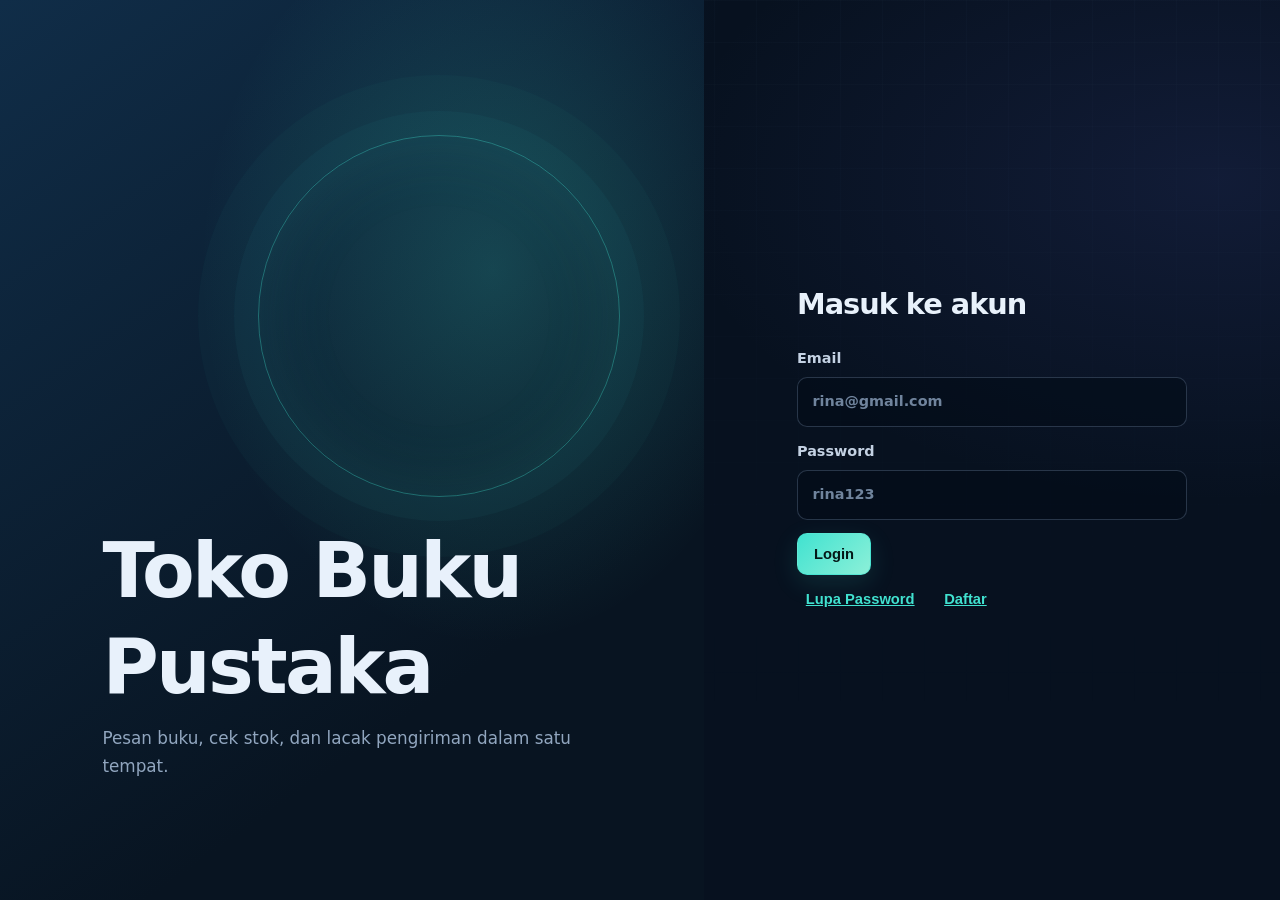
<file: index.html>
<!DOCTYPE html>
<html lang="id">
<head>
  <meta charset="UTF-8">
  <meta name="viewport" content="width=device-width,initial-scale=1">
  <title>Login - Toko Buku Pustaka</title>
  <meta name="theme-color" content="#07111f">
  <link rel="stylesheet" href="css/style.css">
</head>
<body data-page="login">
  <div class="login-wrap">
    <aside class="login-hero">
      <h1>Toko Buku Pustaka</h1>
      <p>Pesan buku, cek stok, dan lacak pengiriman dalam satu tempat.</p>
    </aside>
    <main class="login-form">
      <form id="formLogin" novalidate>
        <h2>Masuk ke akun</h2>
        <label for="email">Email
          <input type="email" id="email" required autocomplete="username" placeholder="rina@gmail.com">
        </label>
        <label for="password">Password
          <input type="password" id="password" required autocomplete="current-password" placeholder="rina123">
        </label>
        <button class="btn" type="submit">Login</button>
        <div class="aksi">
          <button type="button" class="btn tautan" id="lupa">Lupa Password</button>
          <button type="button" class="btn tautan" id="daftar">Daftar</button>
        </div>
      </form>
    </main>
  </div>
  <script src="js/data.js"></script>
  <script src="js/script.js"></script>
</body>
</html>
</file>
<file: css/style.css>
:root {
  color-scheme: dark;
  --bg: #07111f;
  --panel: rgba(15, 29, 49, .88);
  --panel-soft: #10233a;
  --line: rgba(136, 174, 214, .18);
  --text: #e8f1fb;
  --muted: #91a6bf;
  --cyan: #41e2d0;
  --blue: #70a8ff;
  --amber: #ffcb70;
  --red: #ff7582;
  --green: #5de0a0;
  --shadow: 0 24px 70px rgba(0, 0, 0, .28);
}

* { box-sizing: border-box; }

body {
  min-height: 100vh;
  margin: 0;
  color: var(--text);
  background:
    radial-gradient(ellipse at 10% -10%, rgba(35, 122, 164, .22), transparent 38rem),
    radial-gradient(ellipse at 95% 20%, rgba(77, 89, 190, .15), transparent 34rem),
    var(--bg);
  font: 15px/1.65 "Manrope", "Segoe UI", system-ui, sans-serif;
}

body::before {
  position: fixed;
  z-index: -1;
  inset: 0;
  background-image: linear-gradient(rgba(139, 173, 212, .025) 1px, transparent 1px),
    linear-gradient(90deg, rgba(139, 173, 212, .025) 1px, transparent 1px);
  background-size: 42px 42px;
  content: "";
  mask-image: linear-gradient(to bottom, black, transparent 85%);
}

h1, h2, p { margin-top: 0; }
h1, h2 { line-height: 1.25; letter-spacing: -.035em; }
h1 { font-size: clamp(1.7rem, 3vw, 2.45rem); }
h2 { font-size: 1.25rem; }
p { color: var(--muted); }
a { color: var(--cyan); }
:focus-visible { outline: 2px solid var(--cyan); outline-offset: 3px; }

header.atas {
  position: sticky;
  z-index: 3;
  top: 0;
  display: flex;
  align-items: center;
  justify-content: space-between;
  gap: 1rem;
  padding: .8rem clamp(1rem, 4vw, 3.5rem);
  border-bottom: 1px solid var(--line);
  background: rgba(7, 17, 31, .82);
  backdrop-filter: blur(18px);
}

header.atas a { color: var(--muted); text-decoration: none; }
header.atas a:hover, header.atas nav a:focus-visible { color: var(--cyan); }
header.atas .merek { color: var(--text); font-weight: 800; letter-spacing: -.04em; }
header.atas .merek::before { color: var(--cyan); content: "◈ "; }
header.atas nav { display: flex; align-items: center; gap: clamp(.55rem, 2vw, 1.4rem); flex-wrap: wrap; }

main { width: min(1120px, 100%); margin: 0 auto; padding: clamp(1rem, 4vw, 3rem); }
main > h1 { margin-bottom: 1.4rem; }
section, .kartu {
  margin-bottom: 1.25rem;
  padding: clamp(1rem, 2.6vw, 1.7rem);
  border: 1px solid var(--line);
  border-radius: 18px;
  background: linear-gradient(145deg, rgba(17, 34, 56, .93), rgba(11, 24, 41, .91));
  box-shadow: var(--shadow);
}
section > :last-child { margin-bottom: 0; }

label { display: block; margin-bottom: .85rem; color: #c4d2e3; font-size: .9rem; font-weight: 700; }
input, select, textarea {
  display: block;
  width: 100%;
  margin-top: .35rem;
  padding: .76rem .9rem;
  border: 1px solid rgba(147, 177, 210, .25);
  border-radius: 10px;
  color: var(--text);
  background: rgba(4, 13, 25, .65);
  font: inherit;
  transition: border-color .2s, box-shadow .2s;
}
input::placeholder, textarea::placeholder { color: #70849d; }
input:focus, select:focus, textarea:focus { border-color: var(--cyan); outline: 0; box-shadow: 0 0 0 3px rgba(65, 226, 208, .1); }
select option { color: var(--text); background: var(--panel-soft); }

.btn {
  display: inline-flex;
  min-height: 42px;
  align-items: center;
  justify-content: center;
  padding: .62rem 1rem;
  border: 1px solid rgba(65, 226, 208, .45);
  border-radius: 10px;
  color: #041817;
  background: linear-gradient(135deg, var(--cyan), #8cf0d8);
  box-shadow: 0 8px 26px rgba(65, 226, 208, .13);
  font: 800 .92rem "Manrope", "Segoe UI", sans-serif;
  text-decoration: none;
  cursor: pointer;
  transition: transform .18s, filter .18s, box-shadow .18s;
}
.btn:hover { transform: translateY(-1px); filter: brightness(1.06); box-shadow: 0 12px 30px rgba(65, 226, 208, .22); }
.btn.kecil { min-height: 34px; padding: .35rem .7rem; color: var(--text); background: rgba(143, 171, 204, .12); border-color: var(--line); box-shadow: none; font-size: .8rem; }
.btn.tautan { min-height: auto; padding: .35rem .55rem; border: 0; color: var(--cyan); background: transparent; box-shadow: none; text-decoration: underline; }
.galat { min-height: 1.4em; margin: .25rem 0 .7rem; color: var(--red); font-weight: 700; }

.gulir { overflow-x: auto; border: 1px solid var(--line); border-radius: 12px; }
table { width: 100%; border-collapse: collapse; }
th, td { padding: .8rem .85rem; border-bottom: 1px solid var(--line); text-align: left; vertical-align: middle; }
tr:last-child td { border-bottom: 0; }
thead th { color: #afc2d8; background: rgba(5, 14, 26, .7); font-size: .78rem; letter-spacing: .08em; text-transform: uppercase; }
td { color: #cfdaea; }
td input[type="number"] { width: 5.2rem; margin: 0; }
.habis { color: var(--red); font-weight: 800; }
.tipis { color: var(--amber); font-weight: 800; }
.aksi, .baris-alat { display: flex; align-items: end; gap: .75rem; flex-wrap: wrap; }
.baris-alat label { flex: 1; min-width: min(100%, 260px); }
.baris-alat p { margin-bottom: 1rem; font: .78rem "DM Mono", monospace; }
.aksi-tabel { display: flex; gap: .4rem; flex-wrap: wrap; }
.aksi-tabel .btn { white-space: nowrap; }
.label-atas { margin-bottom: .35rem; color: var(--cyan); font: 700 .75rem "DM Mono", Consolas, monospace; letter-spacing: .14em; }
.judul-bagian { display: flex; align-items: flex-start; justify-content: space-between; gap: 1rem; }
.judul-bagian p { margin-bottom: .8rem; }
.stok-ditambah { color: var(--green); font: 700 1rem "DM Mono", Consolas, monospace; }
.catatan-kosong { padding: 1.2rem; border: 1px dashed var(--line); border-radius: 12px; text-align: center; }
.catatan-sistem { margin-top: 1rem; font-size: .78rem; }

/* Login */
.login-wrap { display: grid; min-height: 100vh; grid-template-columns: 1.1fr .9fr; }
.login-hero {
  position: relative;
  display: flex;
  overflow: hidden;
  flex-direction: column;
  justify-content: end;
  padding: clamp(2rem, 8vw, 7rem);
  background: radial-gradient(ellipse at 70% 30%, rgba(65, 226, 208, .2), transparent 42%),
    linear-gradient(145deg, #102d48, #081421 72%);
}
.login-hero::after {
  position: absolute;
  top: 15%;
  right: 12%;
  width: min(36vw, 360px);
  aspect-ratio: 1;
  border: 1px solid rgba(65, 226, 208, .38);
  border-radius: 50%;
  box-shadow: 0 0 0 24px rgba(65, 226, 208, .035), 0 0 0 60px rgba(65, 226, 208, .025), inset 0 0 75px rgba(65, 226, 208, .12);
  content: "";
  animation: pulse 5s ease-in-out infinite;
}
.login-hero h1 { z-index: 1; max-width: 600px; margin-bottom: .65rem; font-size: clamp(2.6rem, 6vw, 5rem); }
.login-hero p { z-index: 1; max-width: 470px; font-size: 1.05rem; }
.login-form { display: grid; align-items: center; justify-items: center; padding: 2rem; }
.login-form form { width: min(100%, 390px); }
.login-form h2 { font-size: 1.8rem; }
.login-form .aksi { margin-top: .65rem; }
.petunjuk { margin: -.35rem 0 1rem; font-size: .78rem; }
.petunjuk strong { color: var(--cyan); font-family: "DM Mono", Consolas, monospace; }

/* Dashboard */
.statistik { display: grid; grid-template-columns: repeat(auto-fit, minmax(180px, 1fr)); gap: .8rem; }
.stat { min-width: 0; padding: 1rem; border: 1px solid var(--line); border-radius: 13px; background: rgba(5, 14, 26, .48); }
.stat span { display: block; color: var(--muted); font-size: .8rem; }
.stat strong { display: block; margin-top: .3rem; color: var(--cyan); font-size: clamp(1.2rem, 2vw, 1.65rem); overflow-wrap: anywhere; }
.katalog-dashboard { display: grid; grid-template-columns: repeat(auto-fit, minmax(155px, 1fr)); gap: .9rem; }
.kartu-buku { overflow: hidden; border: 1px solid var(--line); border-radius: 13px; background: rgba(5, 14, 26, .48); }
.area-sampul { display: grid; aspect-ratio: 3 / 4; place-items: center; overflow: hidden; background: linear-gradient(145deg, #174764, #101c37); }
.area-sampul img { width: 100%; height: 100%; object-fit: contain; }
.sampul-placeholder { padding: .8rem; color: var(--muted); font-size: .8rem; text-align: center; }
.detail-buku { padding: .8rem; }
.detail-buku h3 { margin: 0 0 .25rem; font-size: .95rem; line-height: 1.35; }
.detail-buku p { margin: 0; font-size: .78rem; }
.menu { display: grid; grid-template-columns: repeat(auto-fit, minmax(190px, 1fr)); gap: .9rem; }
.menu a, .menu button {
  min-height: 100px;
  padding: 1.25rem;
  border: 1px solid var(--line);
  border-radius: 14px;
  color: var(--text);
  background: linear-gradient(145deg, rgba(18, 43, 66, .9), rgba(10, 23, 39, .9));
  font: 800 1rem "Manrope", sans-serif;
  text-align: left;
  text-decoration: none;
  cursor: pointer;
  transition: border-color .2s, transform .2s, background .2s;
}
.menu a::after, .menu button::after { display: block; margin-top: .4rem; color: var(--cyan); content: "Buka modul ↗"; font-size: .75rem; }
.menu a:hover, .menu button:hover { transform: translateY(-3px); border-color: rgba(65, 226, 208, .6); background: #102b42; }

/* Form and checkout */
.dua { display: grid; grid-template-columns: repeat(auto-fit, minmax(210px, 1fr)); gap: 0 1rem; }
.total { color: var(--cyan); font-size: 1.3rem; text-align: right; font-weight: 800; }
.nomor { padding: .75rem; border: 1px dashed rgba(65, 226, 208, .55); border-radius: 10px; color: var(--cyan); background: rgba(65, 226, 208, .06); font: 700 1.35rem "DM Mono", monospace; text-align: center; }
.sampul { display: grid; width: 38px; height: 50px; place-items: center; border: 1px solid rgba(65, 226, 208, .45); border-radius: 5px 9px 9px 5px; color: var(--cyan); background: linear-gradient(145deg, #174764, #101c37); font-weight: 800; }
img.sampul { object-fit: cover; }

/* Tracking */
.bar { height: 10px; overflow: hidden; margin: .8rem 0 1rem; border-radius: 99px; background: rgba(143, 171, 204, .16); }
.bar span { display: block; height: 100%; border-radius: inherit; background: linear-gradient(90deg, var(--blue), var(--cyan)); box-shadow: 0 0 18px rgba(65, 226, 208, .4); transition: width .45s ease; }
.tahap { display: flex; justify-content: space-between; gap: .5rem; padding: 0; margin: 0 0 1.2rem; color: var(--muted); list-style: none; }
.tahap li { font-size: .8rem; }
.tahap li.selesai { color: var(--green); font-weight: 800; }
.tahap li.selesai::before { content: "✓ "; }
th { width: 40%; }

/* Dialog */
.modal-bg { position: fixed; z-index: 10; inset: 0; display: grid; place-items: center; padding: 1rem; background: rgba(2, 8, 15, .78); backdrop-filter: blur(8px); }
.modal { position: relative; width: min(100%, 520px); max-height: 90vh; overflow: auto; padding: 1.7rem; border: 1px solid rgba(65, 226, 208, .25); border-radius: 18px; background: #0c1a2b; box-shadow: var(--shadow); animation: muncul .2s ease-out; }
.modal h2 { padding-right: 2rem; }
.tutup { position: absolute; top: .8rem; right: .9rem; width: 38px; height: 38px; border: 1px solid var(--line); border-radius: 10px; color: var(--text); background: transparent; font-size: 1.5rem; cursor: pointer; }
.ringkasan p { display: flex; justify-content: space-between; gap: 1rem; padding-bottom: .6rem; border-bottom: 1px solid var(--line); }

@keyframes muncul { from { transform: translateY(8px) scale(.98); opacity: 0; } }
@keyframes pulse { 50% { transform: scale(1.04); opacity: .7; } }
@media (max-width: 760px) {
  header.atas { position: static; align-items: flex-start; flex-direction: column; }
  header.atas nav { width: 100%; gap: .35rem .7rem; }
  header.atas nav a, header.atas nav .btn { min-height: 40px; display: inline-flex; align-items: center; }
  .login-wrap { grid-template-columns: 1fr; }
  .login-hero { min-height: 38vh; padding: 2rem; }
  .login-hero::after { top: 7%; right: 8%; width: 145px; }
  .login-form { padding: 2rem 1.2rem 3rem; }
  .tahap li { font-size: .68rem; }
}
@media (max-width: 600px) {
  body { font-size: 14px; }
  main { padding: 1rem .8rem 2rem; }
  section, .kartu { margin-bottom: .85rem; padding: 1rem; border-radius: 14px; }
  header.atas { gap: .45rem; padding: .65rem .85rem; }
  header.atas nav { column-gap: .55rem; row-gap: .15rem; }
  header.atas nav a { font-size: .82rem; }
  .statistik { grid-template-columns: repeat(2, minmax(0, 1fr)); gap: .55rem; }
  .stat { padding: .75rem; }
  .stat span { font-size: .72rem; }
  .stat strong { font-size: 1.05rem; }
  .menu { grid-template-columns: 1fr; gap: .6rem; }
  .menu a, .menu button { min-height: 72px; padding: .9rem 1rem; font-size: .94rem; }
  .dua { grid-template-columns: minmax(0, 1fr); gap: 0; }
  .aksi { align-items: stretch; }
  .aksi > .btn { min-height: 44px; }
  .aksi label { min-width: 0; width: 100%; }
  .aksi form, form.aksi { width: 100%; }
  .judul-bagian { align-items: stretch; flex-direction: column; gap: .25rem; }
  .judul-bagian > .btn { align-self: flex-start; }
  .baris-alat { align-items: stretch; }
  .baris-alat p { margin: 0; }
  .gulir { max-width: 100%; overscroll-behavior-x: contain; }
  .gulir table { min-width: 610px; }
  .gulir td, .gulir th { padding: .65rem .7rem; }
  .aksi-tabel { flex-direction: column; align-items: stretch; }
  .aksi-tabel .btn { min-height: 40px; }
  .total { font-size: 1.1rem; }
  .tahap { align-items: flex-start; }
  .tahap li { max-width: 25%; font-size: .64rem; overflow-wrap: anywhere; }
  .modal { padding: 1.35rem 1rem; border-radius: 15px; }
  .ringkasan p { align-items: flex-start; flex-direction: column; gap: .15rem; }
}
@media (max-width: 380px) {
  header.atas nav { column-gap: .4rem; }
  header.atas nav a { font-size: .76rem; }
  .stat { padding: .6rem; }
  .stat strong { font-size: .96rem; }
  .login-hero { min-height: 32vh; padding: 1.4rem; }
  .login-hero h1 { font-size: 2.25rem; }
  .login-form { padding: 1.5rem 1rem 2rem; }
}
@media (prefers-reduced-motion: reduce) {
  *, *::before, *::after { scroll-behavior: auto !important; animation-duration: .01ms !important; animation-iteration-count: 1 !important; transition-duration: .01ms !important; }
}
</file>
